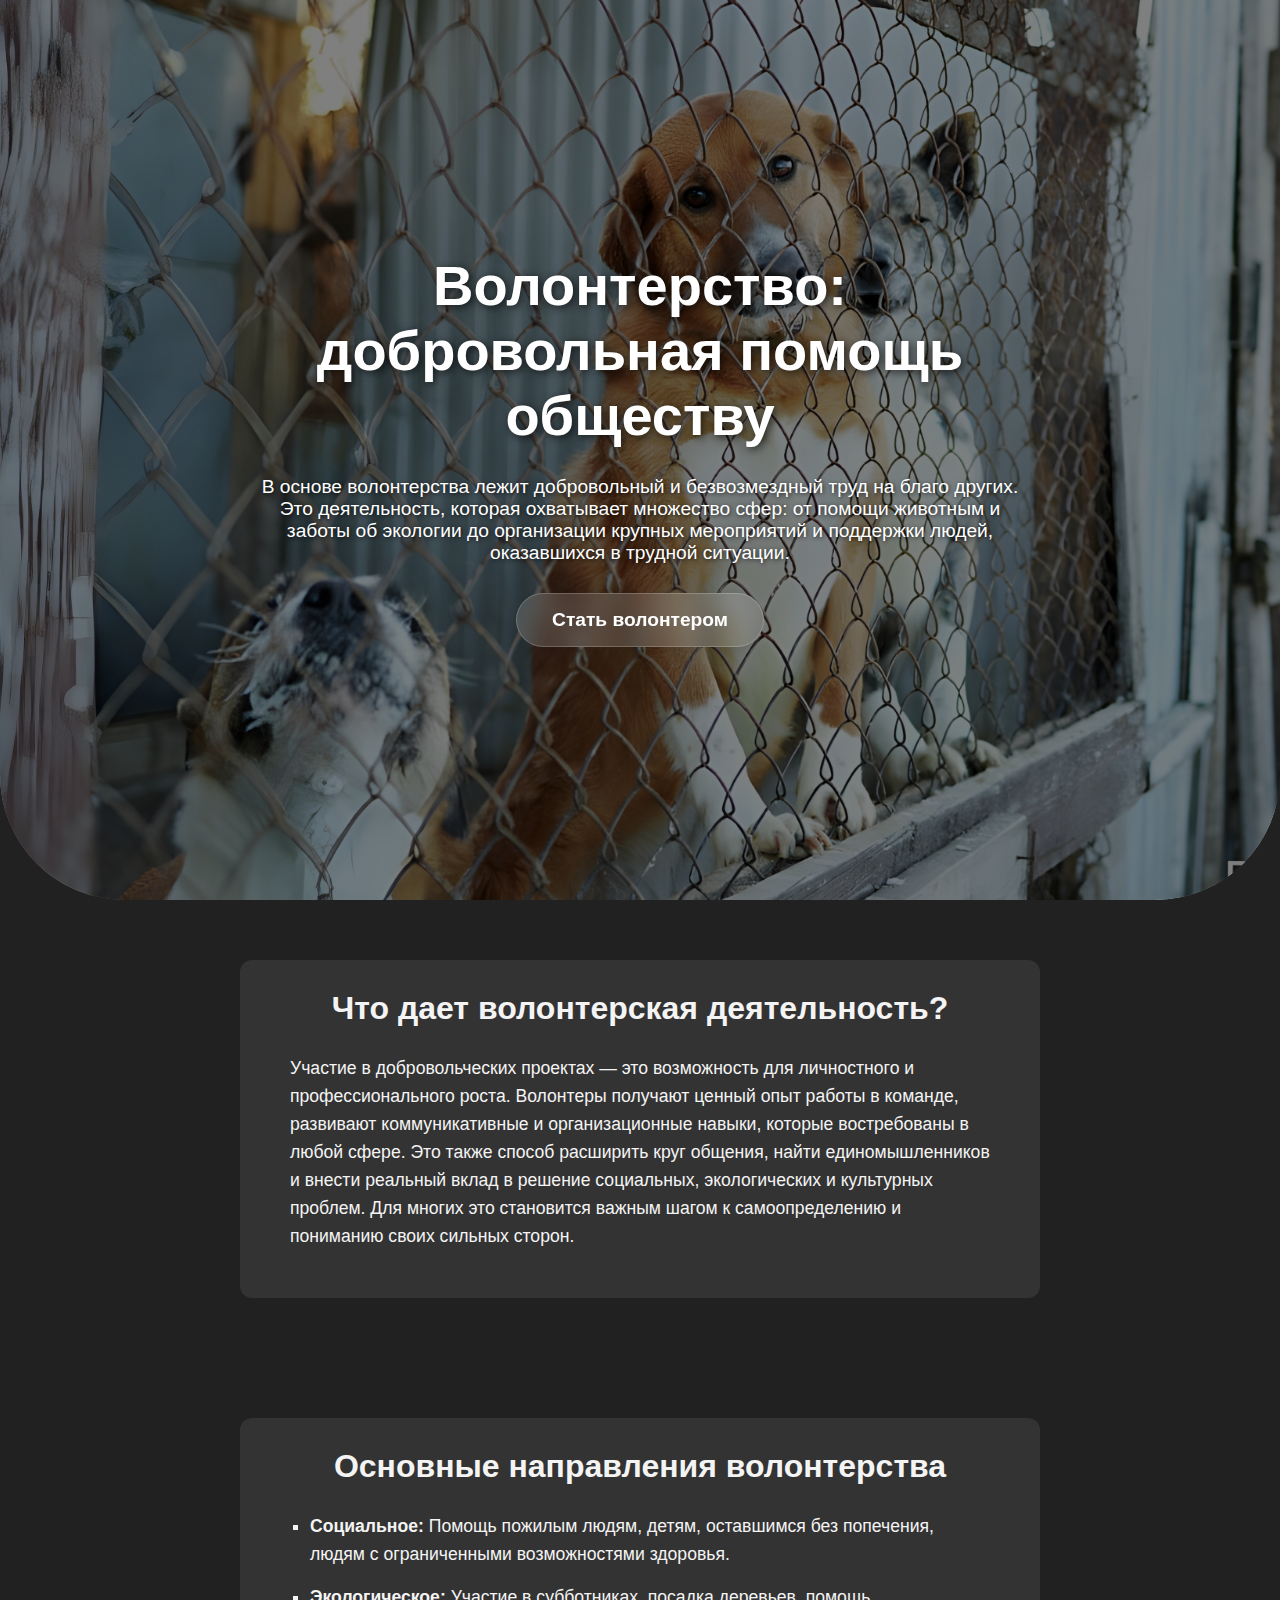
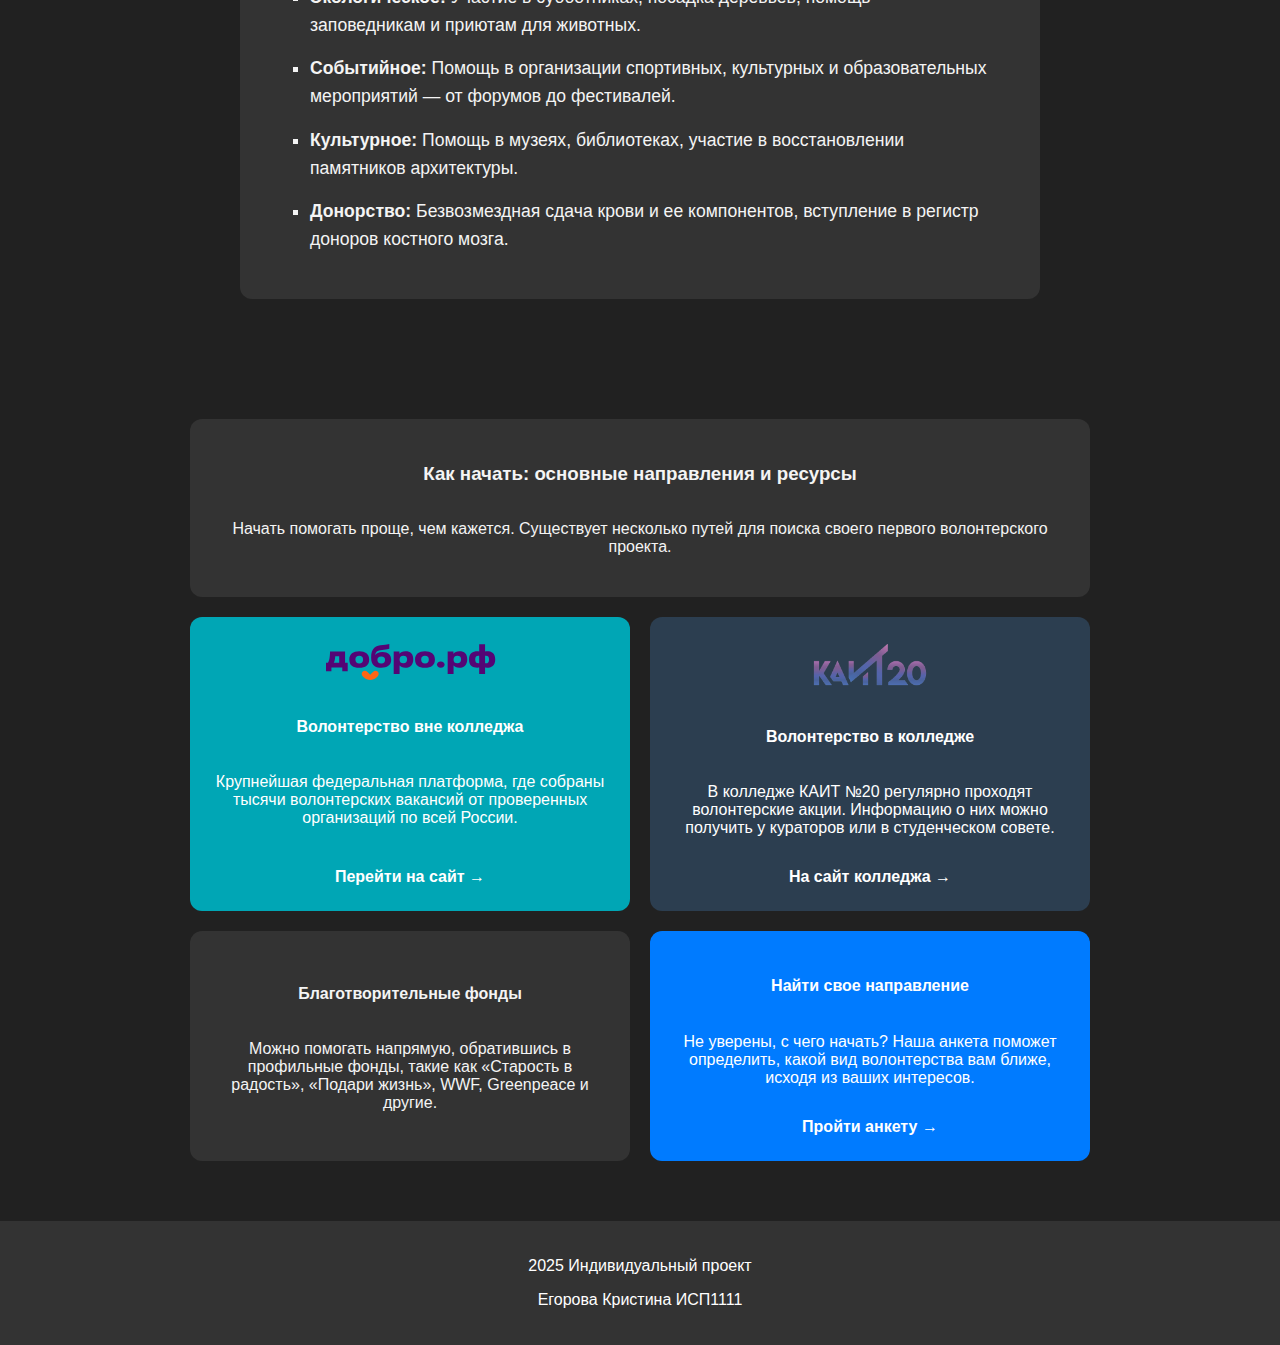
<file: index.html>
<!DOCTYPE html>
<html lang="ru">
<head>
    <meta charset="UTF-8">
    <meta name="viewport" content="width=device-width, initial-scale=1.0">
    <title>Волонтерский проект</title>
    <link rel="stylesheet" href="style.css">
</head>
<body>

    <section id="hero">
        <div class="hero-content">
            <h1>Волонтерство: добровольная помощь обществу</h1>
            <p>В основе волонтерства лежит добровольный и безвозмездный труд на благо других. Это деятельность, которая охватывает множество сфер: от помощи животным и заботы об экологии до организации крупных мероприятий и поддержки людей, оказавшихся в трудной ситуации.</p>
            <a href="quiz.html" class="button button-large">Стать волонтером</a>
        </div>
    </section>

    <main>
        <section id="benefits-screen">
            <div class="content-box">
                <h2>Что дает волонтерская деятельность?</h2>
                <p>
                    Участие в добровольческих проектах — это возможность для личностного и профессионального роста. Волонтеры получают ценный опыт работы в команде, развивают коммуникативные и организационные навыки, которые востребованы в любой сфере. Это также способ расширить круг общения, найти единомышленников и внести реальный вклад в решение социальных, экологических и культурных проблем. Для многих это становится важным шагом к самоопределению и пониманию своих сильных сторон.
                </p>
            </div>
        </section>

        <section id="directions-screen">
            <div class="content-box">
                <h2>Основные направления волонтерства</h2>
                <ul>
                    <li><strong>Социальное:</strong> Помощь пожилым людям, детям, оставшимся без попечения, людям с ограниченными возможностями здоровья.</li>
                    <li><strong>Экологическое:</strong> Участие в субботниках, посадка деревьев, помощь заповедникам и приютам для животных.</li>
                    <li><strong>Событийное:</strong> Помощь в организации спортивных, культурных и образовательных мероприятий — от форумов до фестивалей.</li>
                    <li><strong>Культурное:</strong> Помощь в музеях, библиотеках, участие в восстановлении памятников архитектуры.</li>
                    <li><strong>Донорство:</strong> Безвозмездная сдача крови и ее компонентов, вступление в регистр доноров костного мозга.</li>
                </ul>
            </div>
        </section>

        <section id="how-to-start-screen">
            <div class="tiles-grid">
                <div class="tile info-tile">
                    <h3>Как начать: основные направления и ресурсы</h3>
                    <p>Начать помогать проще, чем кажется. Существует несколько путей для поиска своего первого волонтерского проекта.</p>
                </div>

                <a href="https://dobro.ru/" target="_blank" class="tile link-tile dobro">
                    <img src="img/dobro.svg" alt="Логотип Добро.рф">
                    <h4>Волонтерство вне колледжа</h4>
                    <p>Крупнейшая федеральная платформа, где собраны тысячи волонтерских вакансий от проверенных организаций по всей России.</p>
                    <span>Перейти на сайт &rarr;</span>
                </a>

                <a href="https://kait20.mskobr.ru/" target="_blank" class="tile link-tile kait">
                    <img src="img/kait20.png" alt="Логотип КАИТ 20">
                    <h4>Волонтерство в колледже</h4>
                    <p>В колледже КАИТ №20 регулярно проходят волонтерские акции. Информацию о них можно получить у кураторов или в студенческом совете.</p>
                    <span>На сайт колледжа &rarr;</span>
                </a>

                <div class="tile info-tile-small">
                    <h4>Благотворительные фонды</h4>
                    <p>Можно помогать напрямую, обратившись в профильные фонды, такие как «Старость в радость», «Подари жизнь», WWF, Greenpeace и другие.</p>
                </div>
                
                <a href="quiz.html" class="tile link-tile quiz-tile">
                    <h4>Найти свое направление</h4>
                    <p>Не уверены, с чего начать? Наша анкета поможет определить, какой вид волонтерства вам ближе, исходя из ваших интересов.</p>
                    <span>Пройти анкету &rarr;</span>
                </a>
            </div>
        </section>
    </main>

    <footer>
        <p> 2025 Индивидуальный проект </p>
        <p> Егорова Кристина ИСП1111 </p>
    </footer>

</body>
</html>
</file>
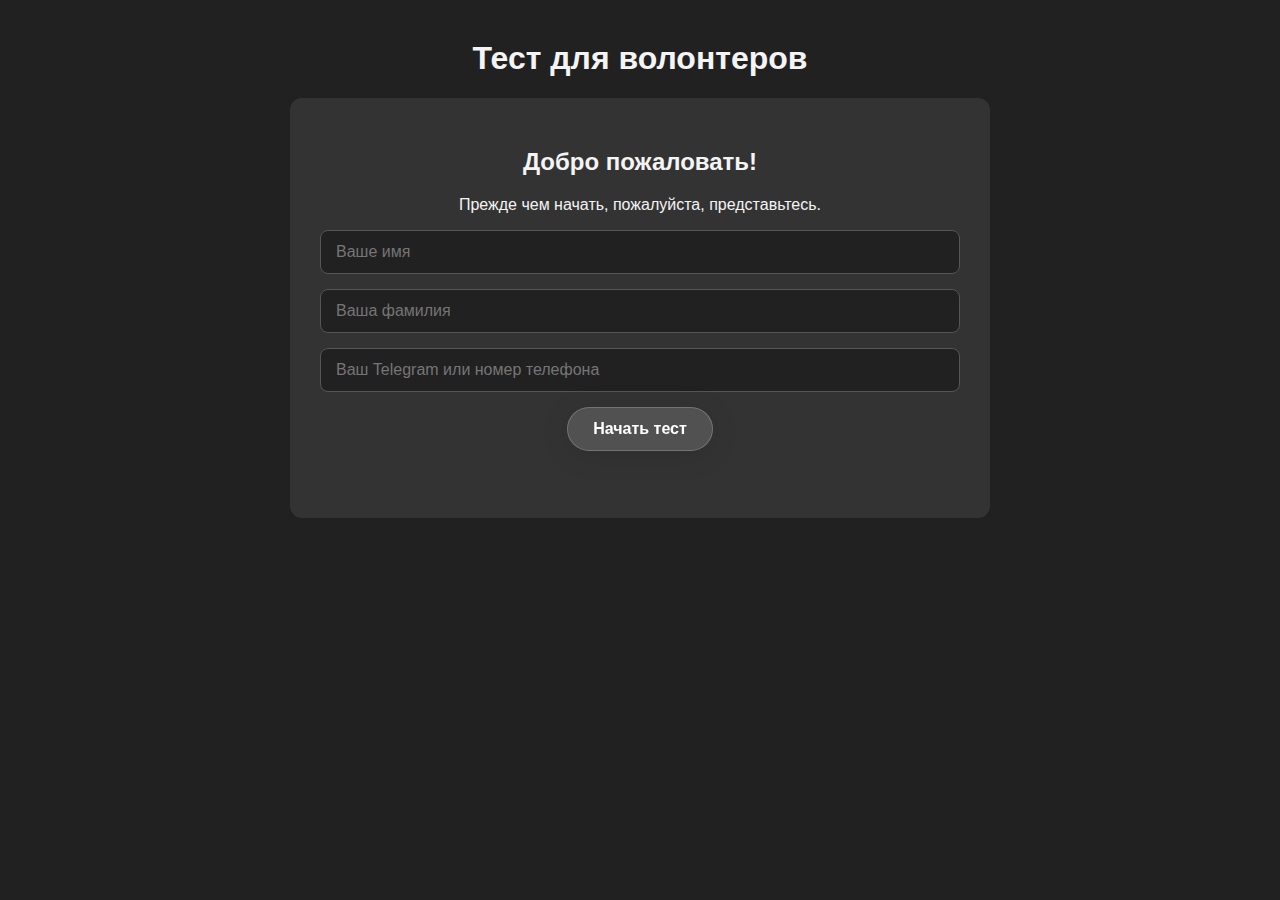
<file: quiz.html>
<!DOCTYPE html>
<html lang="ru">
<head>
    <meta charset="UTF-8">
    <meta name="viewport" content="width=device-width, initial-scale=1.0">
    <title>Тест для волонтеров</title>
    <link rel="stylesheet" href="style.css">
</head>
<body>

    <div class="quiz-wrapper">
        <header>
            <h1>Тест для волонтеров</h1>
        </header>
        <main>
            <div id="start-container">
                <h2>Добро пожаловать!</h2>
                <p>Прежде чем начать, пожалуйста, представьтесь.</p>
                <div class="form-group">
                    <input type="text" id="first-name" placeholder="Ваше имя" required>
                </div>
                <div class="form-group">
                    <input type="text" id="last-name" placeholder="Ваша фамилия" required>
                </div>
                <div class="form-group">
                    <input type="text" id="contact-info" placeholder="Ваш Telegram или номер телефона" required>
                </div>
                <button id="start-btn" class="button">Начать тест</button>
                <div id="name-validation-warning" class="validation-warning"></div>
            </div>

            <div id="quiz-container" style="display: none;">
                <div id="progress"></div>
                <div id="question-area">
                </div>
                <button id="next-btn" class="button">Ответить</button>
                <div id="validation-warning" class="validation-warning"></div>
            </div>

            <div id="results" style="display: none;">
            </div>
        </main>
    </div> 

    <script src="quiz.js"></script>
</body>
</html>
</file>
<file: style.css>
* {
    box-sizing: border-box;
}

html {
    -ms-overflow-style: none;
    scrollbar-width: none;
}
html::-webkit-scrollbar {
    display: none;
}

body {
    font-family: sans-serif;
    margin: 0;
    background-color: #212121;
    color: #f4f4f4;      
}

#hero {
    position: relative;
    height: 100vh;
    background-image: url('img/main.jpg');
    background-size: cover;
    background-position: center center;
    background-repeat: no-repeat;
    display: flex;
    justify-content: center;
    align-items: center;
    text-align: center;
    color: white;
    border-radius: 0 0 125px 125px;
    overflow: hidden;
}

#hero::before {
    content: '';
    position: absolute;
    top: 0;
    left: 0;
    right: 0;
    bottom: 0;
    background: rgba(0, 0, 0, 0.5);
    border-radius: 0 0 125px 125px;
}

.hero-content {
    position: relative;
    max-width: 800px;
    padding: 20px;
}

.hero-content h1 {
    font-size: 3.5em;
    margin-top: 0;
    margin-bottom: 0.5em;
    text-shadow: 2px 2px 8px rgba(0, 0, 0, 0.7);
}

.hero-content p {
    font-size: 1.2em;
    margin-bottom: 1.5em;
    text-shadow: 1px 1px 4px rgba(0, 0, 0, 0.7);
}

#benefits-screen,
#directions-screen,
#how-to-start-screen {
    height: auto;
    display: flex;
    justify-content: center;
    align-items: center;
    padding: 60px 20px;
}

.content-box {
    max-width: 800px;
    padding: 30px 50px;
    background: #333333;
    border-radius: 12px;
    color: #f4f4f4;
    text-align: left;
}

.content-box h2 {
    font-size: 2em;
    text-align: center;
    margin-top: 0;
}

.content-box p {
    font-size: 1.1em;
    line-height: 1.6;
}

.content-box ul {
    padding-left: 20px;
    list-style-type: square;
}

.content-box li {
    font-size: 1.1em;
    line-height: 1.6;
    margin-bottom: 15px;
}

.tiles-grid {
    display: grid;
    grid-template-columns: 1fr 1fr;
    gap: 20px;
    max-width: 900px;
    width: 100%;
}

.tile {
    background: #333;
    padding: 25px;
    border-radius: 12px;
    transition: transform 0.3s ease, box-shadow 0.3s ease;
    display: flex;
    flex-direction: column;
}

.info-tile {
    grid-column: 1 / -1;
    text-align: center;
}

.info-tile-small {
    text-align: center;
    justify-content: center;
}

.link-tile {
    text-decoration: none;
    color: white;
    align-items: center;
    text-align: center;
}

.link-tile:hover {
    transform: translateY(-5px);
    box-shadow: 0 10px 20px rgba(0, 0, 0, 0.2);
}

.link-tile img {
    max-height: 40px;
    margin-bottom: 15px;
}

.link-tile span {
    margin-top: auto;
    font-weight: bold;
    padding-top: 15px;
}

.dobro {
    background-color: #00A6B5;
}

.kait {
    background-color: #2c3e50;
}

.kait img {
    max-height: 50px;
}

.quiz-tile {
    background-color: #007BFF;
}

footer {
    text-align: center;
    padding: 20px;
    background-color: #333;
    color: white;
}

.quiz-wrapper {
    max-width: 700px;
    margin: 40px auto;
}

.quiz-wrapper header {
    text-align: center;
    margin-bottom: 20px;
}

#start-container, #quiz-container, #results {
    padding: 30px;
    background-color: #333;
    border-radius: 12px;
}

#start-container {
    text-align: center;
}

#start-container input[type="text"] {
    width: 100%;
    padding: 12px 15px;
    border: 1px solid #555;
    background-color: #212121;
    color: #f4f4f4;
    border-radius: 8px;
    font-size: 16px;
    transition: border-color 0.3s, box-shadow 0.3s;
}

#start-container input[type="text"]:focus {
    outline: none;
    border-color: #00A6B5;
    box-shadow: 0 0 0 3px rgba(0, 166, 181, 0.2);
}

.form-group {
    margin-bottom: 15px;
}

#question-area {
    transition: opacity 0.4s ease-in-out;
    min-height: 150px;
}

.fade-out {
    opacity: 0;
}

#progress {
    font-size: 1.1em;
    color: #aaa;
    margin-bottom: 20px;
    text-align: center;
}

.question {
    font-size: 1.2em;
    margin-bottom: 25px;
    font-weight: bold;
    line-height: 1.4;
}

.answers label {
    display: block;
    background: #424242;
    padding: 15px 20px;
    border-radius: 8px;
    margin-bottom: 12px;
    cursor: pointer;
    transition: background-color 0.3s, border-color 0.3s;
    border: 1px solid transparent;
    position: relative;
    padding-left: 50px; 
}

.answers label:hover {
    background: #555;
}

.answers input[type="radio"] {
    display: none; 
}

.answers label::before {
    content: '';
    display: block;
    width: 20px;
    height: 20px;
    border: 2px solid #aaa;
    border-radius: 50%;
    position: absolute;
    left: 15px;
    top: 50%;
    transform: translateY(-50%);
    transition: border-color 0.3s;
}

.answers label::after {
    content: '';
    display: none; 
    width: 10px;
    height: 10px;
    background: #00A6B5;
    border-radius: 50%;
    position: absolute;
    left: 21.5px;
    top: 50%;
    transform: translateY(-50%);
}

.answers input[type="radio"]:checked + label {
    border-color: #00A6B5;
    background-color: #2c3e50;
}
.answers input[type="radio"]:checked + label::before {
    border-color: #00A6B5;
}
.answers input[type="radio"]:checked + label::after {
    display: block;
}

.validation-warning {
    color: #d93025;
    margin-top: 15px;
    min-height: 22px;
    font-weight: bold;
}

.button {
    display: inline-block;
    color: white;
    padding: 12px 25px;
    text-decoration: none;
    font-size: 1em;
    font-weight: bold;
    cursor: pointer;
    transition: background-color 0.3s ease, transform 0.2s ease;
    background: rgba(255, 255, 255, 0.15);
    border-radius: 50px;
    border: 1px solid rgba(255, 255, 255, 0.2);
    box-shadow: 0 4px 30px rgba(0, 0, 0, 0.1);
    backdrop-filter: blur(10px);
    -webkit-backdrop-filter: blur(10px);
}
.button:hover {
    background: rgba(255, 255, 255, 0.25);
    transform: translateY(-2px);
}
.button-large {
    padding: 15px 35px;
    font-size: 1.2em;
}

@media (max-width: 768px) {
    .hero-content h1 {
        font-size: 2.5em;
        line-height: 1.2;
    }

    .content-box h2 {
        font-size: 1.8em;
    }

    #hero, #hero::before {
        border-radius: 0 0 80px 80px;
    }

    .content-box {
        padding: 25px 20px;
    }
    
    .quiz-wrapper {
        margin: 20px 10px;
    }

    #start-container, #quiz-container, #results {
        padding: 20px;
    }

    .tiles-grid {
        grid-template-columns: 1fr;
    }
    
    .tile {
        padding: 30px 20px;
    }
}
</file>
